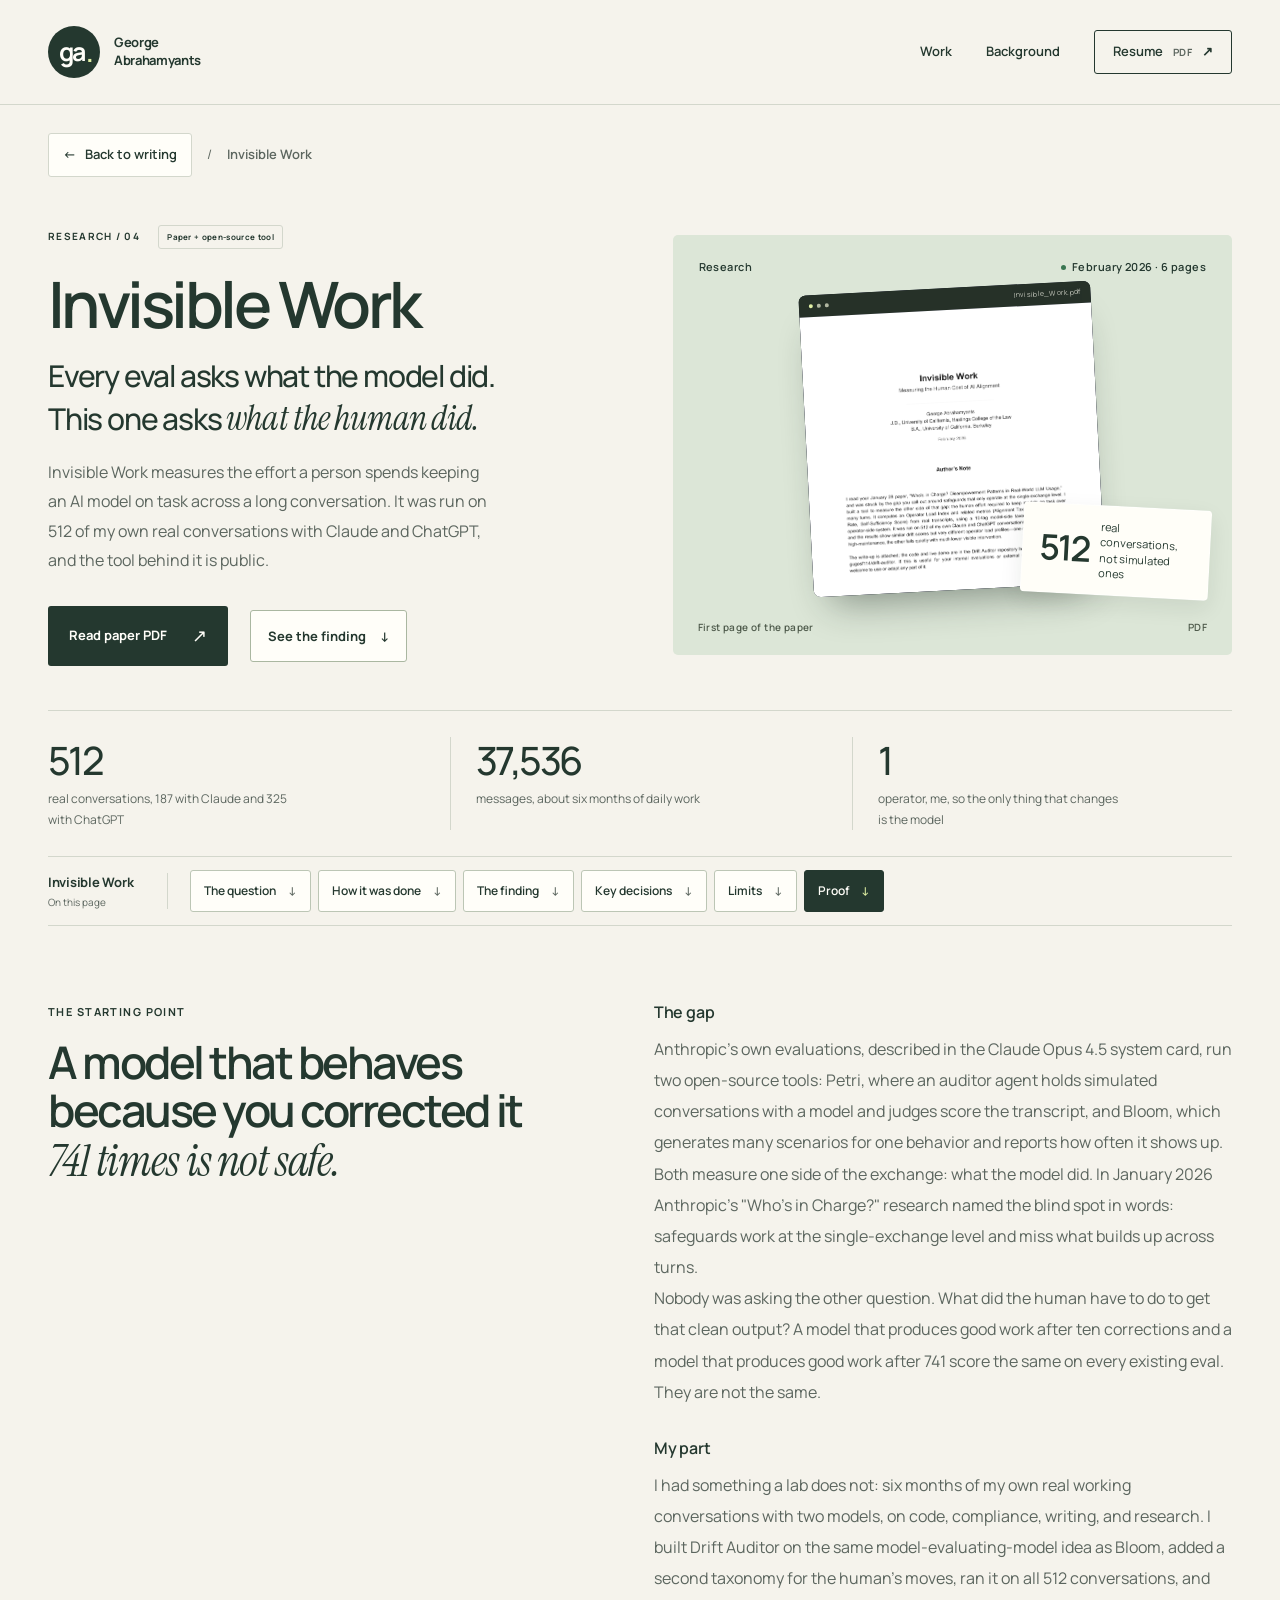
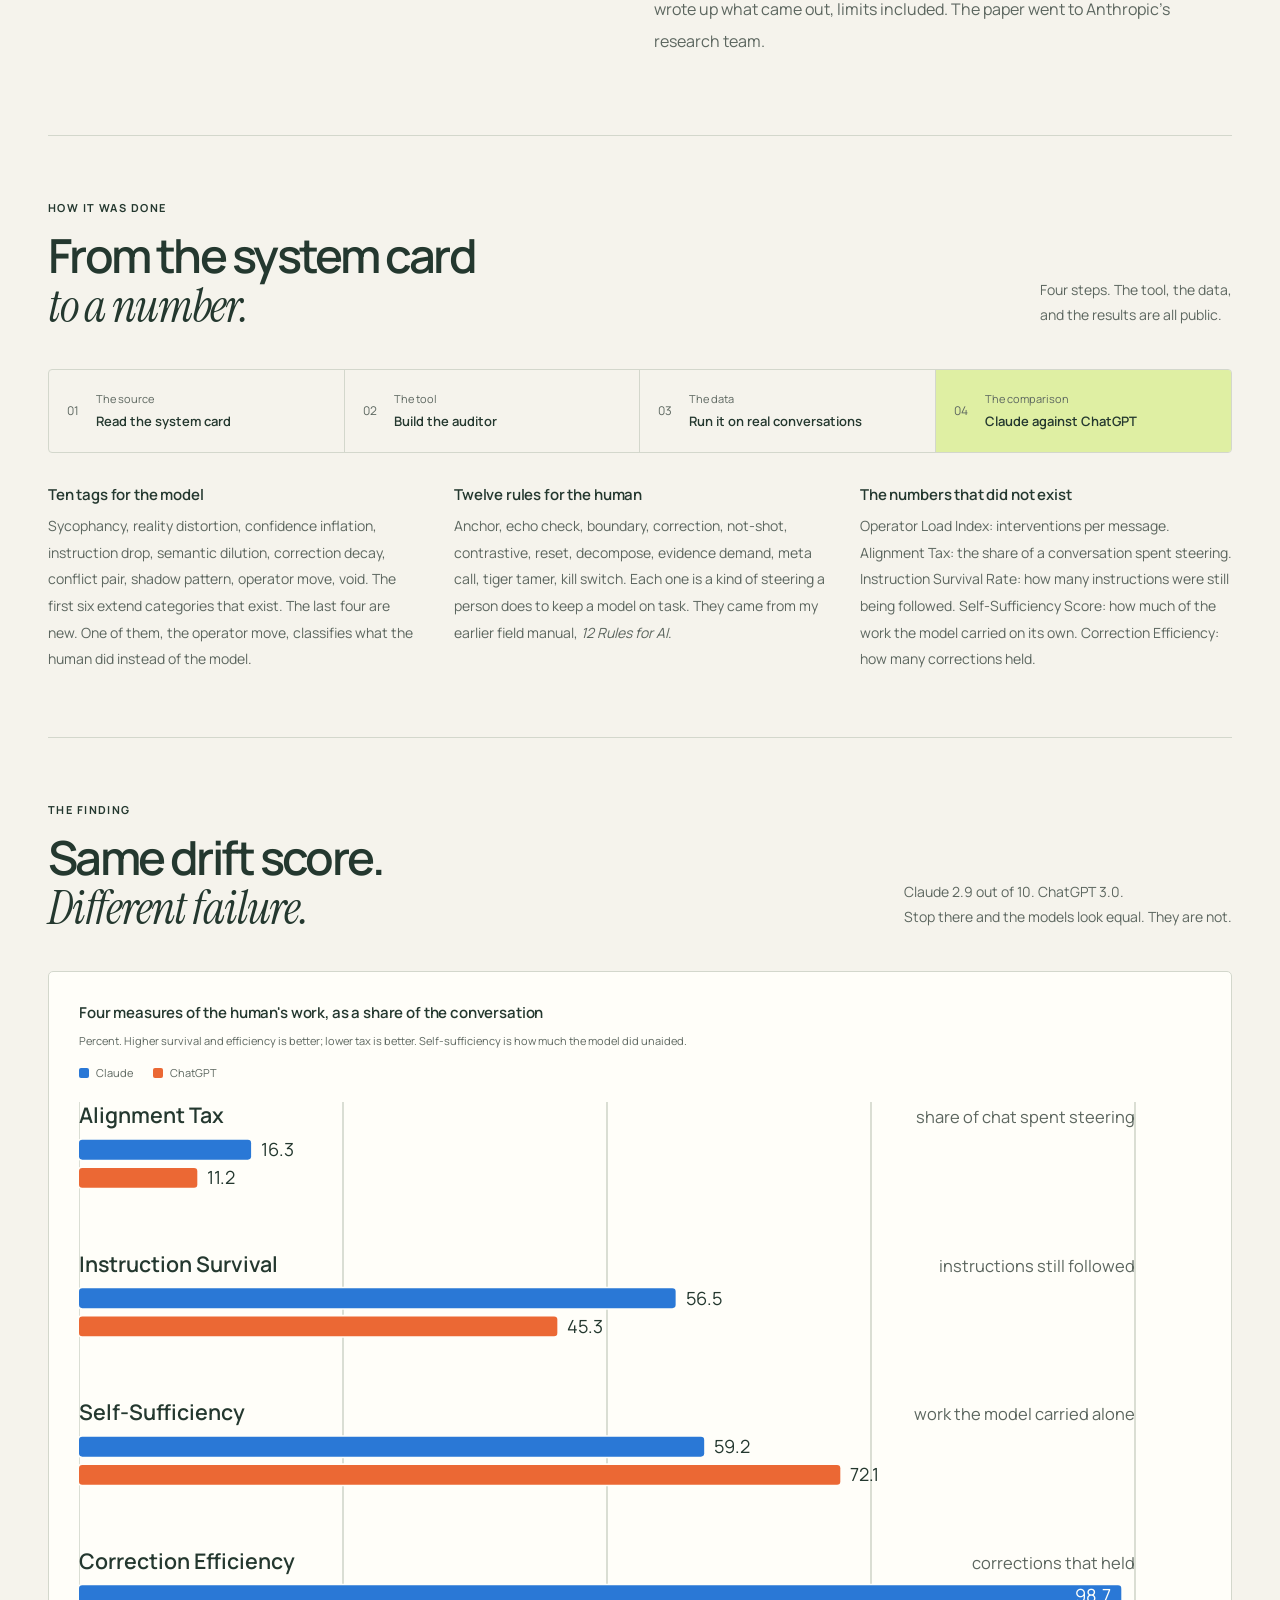
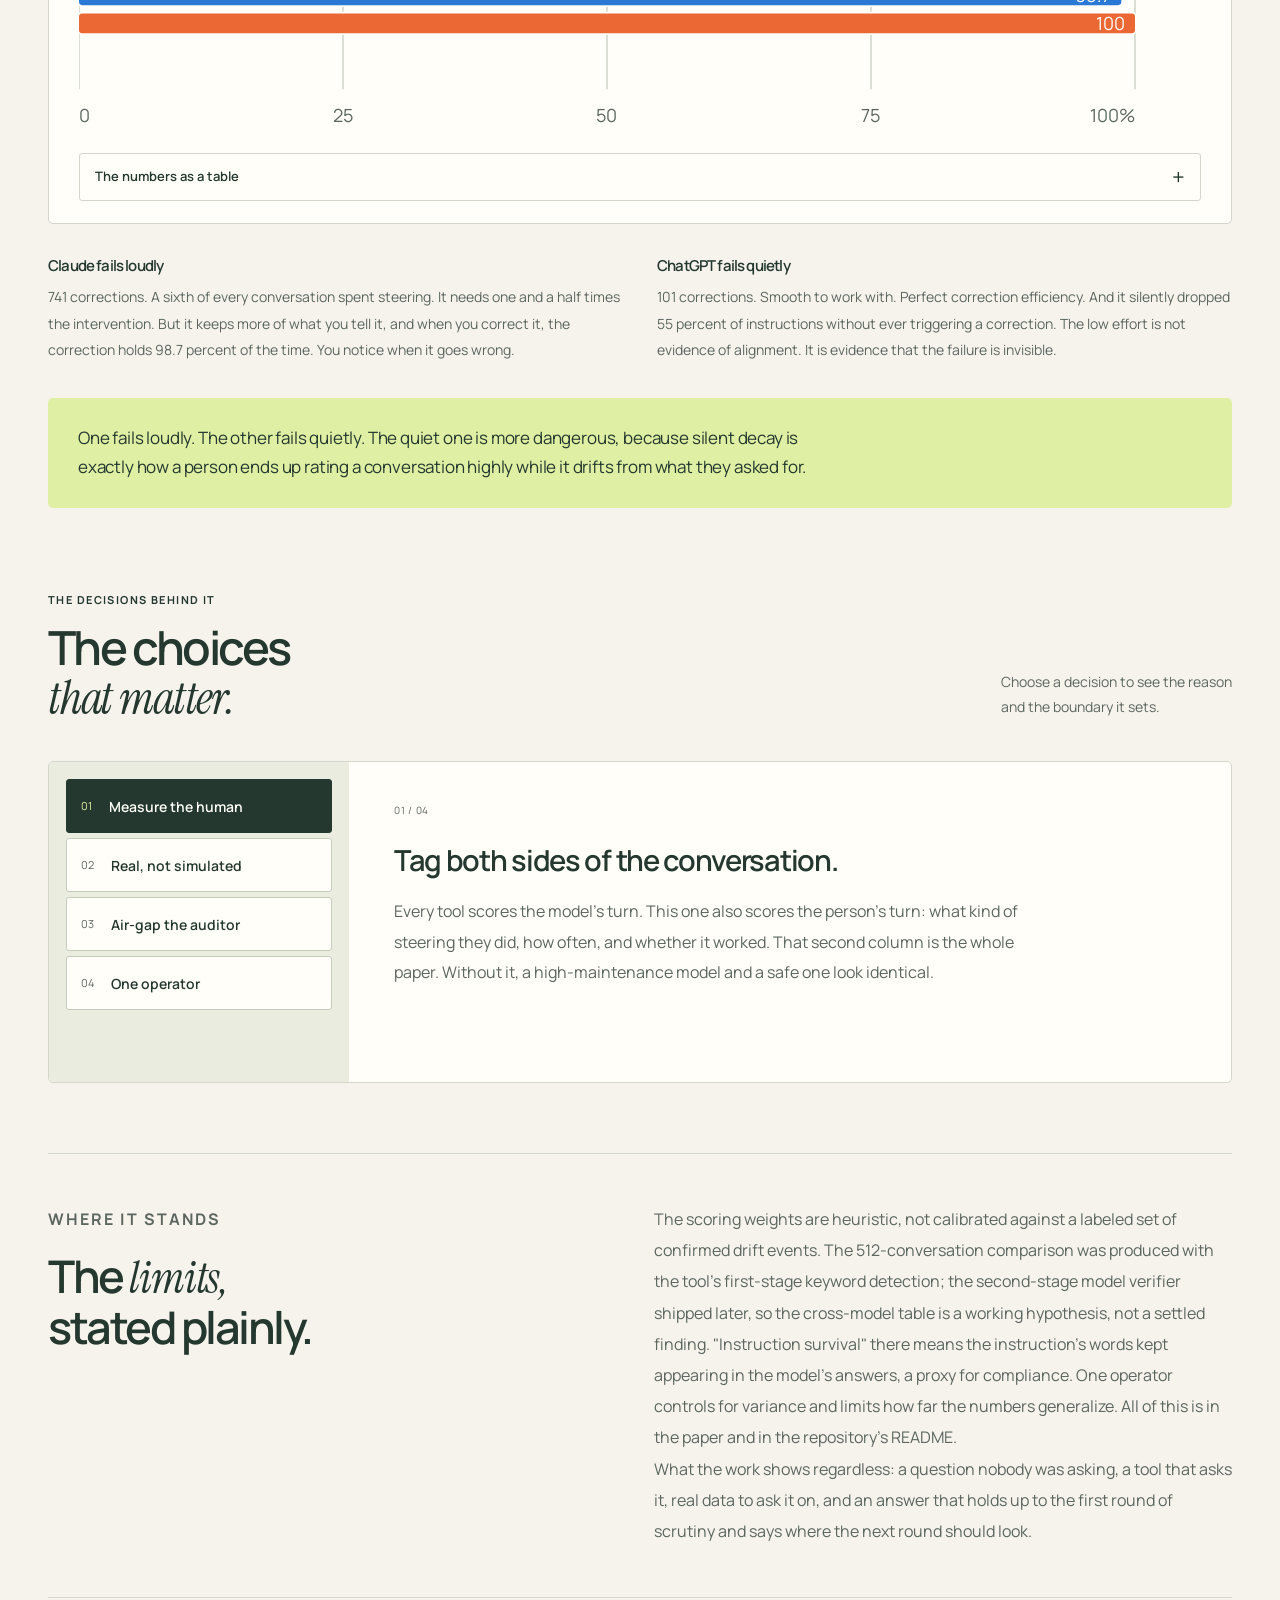
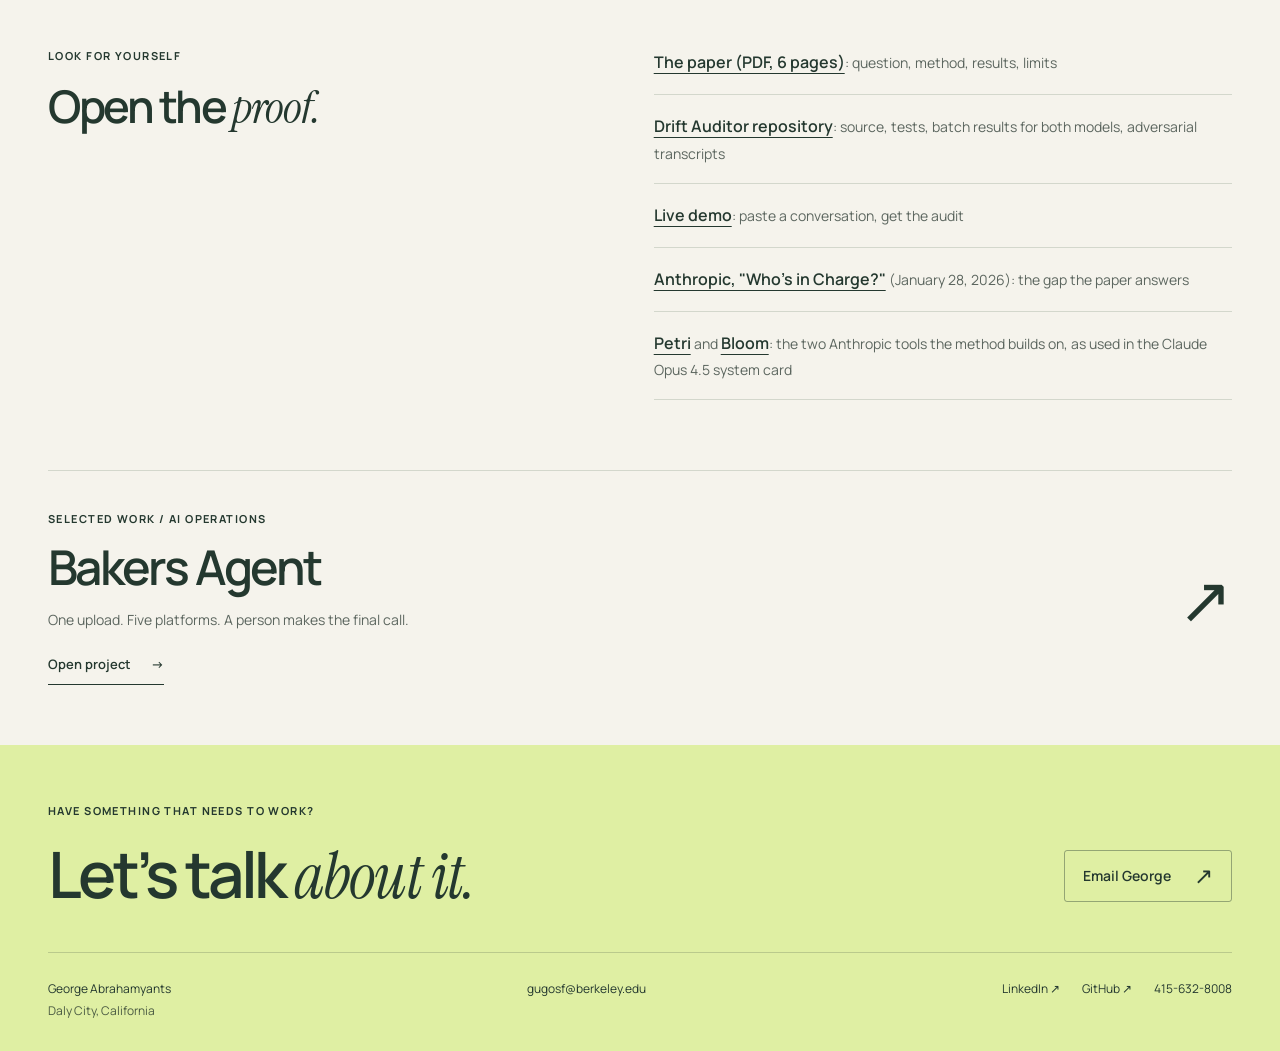
<file: invisible-work.html>
<!DOCTYPE html>

<html lang="en"><head><meta charset="utf-8"/><meta content="width=device-width, initial-scale=1" name="viewport"/>
<title>Invisible Work — George Abrahamyants</title><meta content="Invisible Work: a measurement of the human effort needed to keep an AI model on task across many turns, run on 512 real Claude and ChatGPT conversations." name="description"/><meta content="#f5f3ec" name="theme-color"/><meta content="2026-10-29-controls" name="portfolio-version"/>
<meta content="Invisible Work — George Abrahamyants" property="og:title"/><meta content="Every eval asks what the model did. This one asks what the human had to do. 512 real conversations, two models, one operator." property="og:description"/><meta content="article" property="og:type"/>
<link href="favicon.svg" rel="icon" type="image/svg+xml"/><link as="font" crossorigin="" href="fonts/manrope.ttf" rel="preload" type="font/ttf"/>
<link href="style.css?v=20261029-controls" rel="stylesheet"/><script defer="" src="site.js?v=20261029-controls"></script></head><body>
<a class="skip-link" href="#main">Skip to content</a><header class="site-header"><div class="shell nav-inner">
<a aria-label="George Abrahamyants home" class="brand" href="index.html"><span aria-hidden="true" class="monogram">ga<span>.</span></span><span class="brand-name">George<br/>Abrahamyants</span></a>
<nav aria-label="Main navigation"><a href="index.html#work">Work</a><a class="nav-about" href="index.html#background">Background</a><a aria-label="Open resume PDF" class="nav-resume" href="docs/George_Abrahamyants_Resume.pdf">Resume <span class="file-format">PDF</span><span aria-hidden="true">↗</span></a></nav>
</div></header>
<main class="case-page case-paper" id="main"><div class="shell"><nav aria-label="Return to portfolio" class="breadcrumb"><a href="index.html#writing"><span aria-hidden="true">←</span> Back to writing</a><span aria-hidden="true">/</span><span>Invisible Work</span></nav>
<section class="case-hero"><div><p class="eyebrow">RESEARCH / 04 <span class="status-label">Paper + open-source tool</span></p><h1>Invisible Work</h1><p class="case-tagline">Every eval asks what the model did. This one asks <em>what the human did.</em></p><p class="case-lede">Invisible Work measures the effort a person spends keeping an AI model on task across a long conversation. It was run on 512 of my own real conversations with Claude and ChatGPT, and the tool behind it is public.</p><div class="hero-actions"><a class="button button-dark" href="docs/Invisible_Work.pdf">Read paper PDF <span aria-hidden="true">↗</span></a><a class="text-link" href="#finding">See the finding <span aria-hidden="true">↓</span></a></div></div><div class="product-stage sage stage-paper stage-case">
<div class="stage-topline"><span>Research</span><span class="stage-dot">February 2026 · 6 pages</span></div>
<div class="stage-art"><div class="screenshot-frame"><div class="frame-bar"><i></i><i></i><i></i><span>Invisible_Work.pdf</span></div><img alt="First page of the paper Invisible Work: Measuring the Human Cost of AI Alignment" height="1650" loading="lazy" src="img/invisible-work-p1.png" width="1275"/></div><div class="stage-metric"><strong>512</strong><span>real conversations, not simulated ones</span></div></div>
<div class="stage-caption"><span>First page of the paper</span><span aria-hidden="true">PDF</span></div></div></section>
<ul class="facts"><li><b>512</b><span>real conversations, 187 with Claude and 325 with ChatGPT</span></li><li><b>37,536</b><span>messages, about six months of daily work</span></li><li><b>1</b><span>operator, me, so the only thing that changes is the model</span></li></ul>
<nav aria-label="On this page" class="case-nav"><div class="case-location"><strong>Invisible Work</strong><span>On this page</span></div><button aria-controls="section-links" aria-expanded="false" class="case-nav-toggle" type="button"><span class="current-section">Jump to a section</span><span aria-hidden="true" class="dropdown-caret">⌄</span></button><div class="case-nav-links" id="section-links"><a data-section-name="The question" href="#story">The question <span aria-hidden="true">↓</span></a><a data-section-name="How it was done" href="#inside">How it was done <span aria-hidden="true">↓</span></a><a data-section-name="The finding" href="#finding">The finding <span aria-hidden="true">↓</span></a><a data-section-name="Key decisions" href="#choices">Key decisions <span aria-hidden="true">↓</span></a><a data-section-name="Limits" href="#result">Limits <span aria-hidden="true">↓</span></a><a data-section-name="Proof" href="#proof">Proof <span aria-hidden="true">↓</span></a></div></nav>
<section class="story-section" id="story"><div><p class="eyebrow">THE STARTING POINT</p><h2>A model that behaves<br/>because you corrected it<br/><em>741 times is not safe.</em></h2></div><div class="story-copy"><h3>The gap</h3>
<p>Anthropic's own evaluations, described in the Claude Opus 4.5 system card, run two open-source tools: Petri, where an auditor agent holds simulated conversations with a model and judges score the transcript, and Bloom, which generates many scenarios for one behavior and reports how often it shows up. Both measure one side of the exchange: what the model did. In January 2026 Anthropic's "Who's in Charge?" research named the blind spot in words: safeguards work at the single-exchange level and miss what builds up across turns.</p>
<p>Nobody was asking the other question. What did the human have to do to get that clean output? A model that produces good work after ten corrections and a model that produces good work after 741 score the same on every existing eval. They are not the same.</p>
<h3>My part</h3>
<p>I had something a lab does not: six months of my own real working conversations with two models, on code, compliance, writing, and research. I built Drift Auditor on the same model-evaluating-model idea as Bloom, added a second taxonomy for the human's moves, ran it on all 512 conversations, and wrote up what came out, limits included. The paper went to Anthropic's research team.</p>
</div></section>
<section class="inside-section" id="inside"><div class="section-heading"><div><p class="eyebrow">HOW IT WAS DONE</p><h2>From the system card<br/><em>to a number.</em></h2></div><p>Four steps. The tool, the data,<br/>and the results are all public.</p></div><ol class="workflow"><li><span class="workflow-index">01</span><span><small>The source</small><strong>Read the system card</strong></span></li><li><span class="workflow-index">02</span><span><small>The tool</small><strong>Build the auditor</strong></span></li><li><span class="workflow-index">03</span><span><small>The data</small><strong>Run it on real conversations</strong></span></li><li><span class="workflow-index">04</span><span><small>The comparison</small><strong>Claude against ChatGPT</strong></span></li></ol>
<div class="method-grid"><div><h3>Ten tags for the model</h3><p>Sycophancy, reality distortion, confidence inflation, instruction drop, semantic dilution, correction decay, conflict pair, shadow pattern, operator move, void. The first six extend categories that exist. The last four are new. One of them, the operator move, classifies what the human did instead of the model.</p></div><div><h3>Twelve rules for the human</h3><p>Anchor, echo check, boundary, correction, not-shot, contrastive, reset, decompose, evidence demand, meta call, tiger tamer, kill switch. Each one is a kind of steering a person does to keep a model on task. They came from my earlier field manual, <i>12 Rules for AI</i>.</p></div><div><h3>The numbers that did not exist</h3><p>Operator Load Index: interventions per message. Alignment Tax: the share of a conversation spent steering. Instruction Survival Rate: how many instructions were still being followed. Self-Sufficiency Score: how much of the work the model carried on its own. Correction Efficiency: how many corrections held.</p></div></div></section>
<section class="finding-section" id="finding"><div class="section-heading"><div><p class="eyebrow">THE FINDING</p><h2>Same drift score.<br/><em>Different failure.</em></h2></div><p>Claude 2.9 out of 10. ChatGPT 3.0.<br/>Stop there and the models look equal. They are not.</p></div>
<figure class="chart-figure"><figcaption class="chart-title"><strong>Four measures of the human's work, as a share of the conversation</strong><span>Percent. Higher survival and efficiency is better; lower tax is better. Self-sufficiency is how much the model did unaided.</span></figcaption>
<div aria-hidden="true" class="chart-legend"><span><i class="swatch s1"></i>Claude</span><span><i class="swatch s2"></i>ChatGPT</span></div>
<svg aria-labelledby="chart-t chart-d" class="chart chart-d" role="img" viewbox="0 0 680 392"><title id="chart-t">Claude versus ChatGPT on four operator-load measures</title><desc id="chart-d">Alignment Tax: Claude 16.3 percent, ChatGPT 11.2. Instruction Survival: Claude 56.5, ChatGPT 45.3. Self-Sufficiency: Claude 59.2, ChatGPT 72.1. Correction Efficiency: Claude 98.7, ChatGPT 100.</desc>
<g class="grid" stroke="#d3d7cc" stroke-width="1"><line x1="0" x2="0" y1="6" y2="362"></line><line x1="160" x2="160" y1="6" y2="362"></line><line x1="320" x2="320" y1="6" y2="362"></line><line x1="480" x2="480" y1="6" y2="362"></line><line x1="640" x2="640" y1="6" y2="362"></line></g>
<g class="axis" fill="#5c665f" font-size="11"><text x="0" y="382">0</text><text text-anchor="middle" x="160" y="382">25</text><text text-anchor="middle" x="320" y="382">50</text><text text-anchor="middle" x="480" y="382">75</text><text text-anchor="end" x="640" y="382">100%</text></g>
<g class="row" fill="#24382f" font-size="13">
<text class="row-label" x="0" y="19">Alignment Tax</text><text fill="#5c665f" font-size="10" text-anchor="end" x="640" y="19">share of chat spent steering</text>
<rect class="s1" height="12" rx="2" width="104.3" x="0" y="29"><title>Claude · Alignment Tax 16.3%</title></rect><text font-size="11" x="110.3" y="39">16.3</text>
<rect class="s2" height="12" rx="2" width="71.7" x="0" y="46"><title>ChatGPT · Alignment Tax 11.2%</title></rect><text font-size="11" x="77.7" y="56">11.2</text>
<text class="row-label" x="0" y="109">Instruction Survival</text><text fill="#5c665f" font-size="10" text-anchor="end" x="640" y="109">instructions still followed</text>
<rect class="s1" height="12" rx="2" width="361.6" x="0" y="119"><title>Claude · Instruction Survival 56.5%</title></rect><text font-size="11" x="367.6" y="129">56.5</text>
<rect class="s2" height="12" rx="2" width="289.9" x="0" y="136"><title>ChatGPT · Instruction Survival 45.3%</title></rect><text font-size="11" x="295.9" y="146">45.3</text>
<text class="row-label" x="0" y="199">Self-Sufficiency</text><text fill="#5c665f" font-size="10" text-anchor="end" x="640" y="199">work the model carried alone</text>
<rect class="s1" height="12" rx="2" width="378.9" x="0" y="209"><title>Claude · Self-Sufficiency 59.2%</title></rect><text font-size="11" x="384.9" y="219">59.2</text>
<rect class="s2" height="12" rx="2" width="461.4" x="0" y="226"><title>ChatGPT · Self-Sufficiency 72.1%</title></rect><text font-size="11" x="467.4" y="236">72.1</text>
<text class="row-label" x="0" y="289">Correction Efficiency</text><text fill="#5c665f" font-size="10" text-anchor="end" x="640" y="289">corrections that held</text>
<rect class="s1" height="12" rx="2" width="631.7" x="0" y="299"><title>Claude · Correction Efficiency 98.7%</title></rect><text fill="#fffef9" font-size="11" text-anchor="end" x="625.7" y="309">98.7</text>
<rect class="s2" height="12" rx="2" width="640.0" x="0" y="316"><title>ChatGPT · Correction Efficiency 100%</title></rect><text fill="#fffef9" font-size="11" text-anchor="end" x="634.0" y="326">100</text>
</g></svg>
<svg aria-labelledby="chartm-t chartm-d" class="chart chart-m" role="img" viewbox="0 0 360 360"><title id="chartm-t">Claude versus ChatGPT on four operator-load measures</title><desc id="chartm-d">Alignment Tax: Claude 16.3 percent, ChatGPT 11.2. Instruction Survival: Claude 56.5, ChatGPT 45.3. Self-Sufficiency: Claude 59.2, ChatGPT 72.1. Correction Efficiency: Claude 98.7, ChatGPT 100.</desc>
<g class="grid" stroke="#d3d7cc" stroke-width="1"><line x1="0" x2="0" y1="6" y2="330"></line><line x1="80" x2="80" y1="6" y2="330"></line><line x1="160" x2="160" y1="6" y2="330"></line><line x1="240" x2="240" y1="6" y2="330"></line><line x1="320" x2="320" y1="6" y2="330"></line></g>
<g class="axis" fill="#5c665f" font-size="10"><text x="0" y="350">0</text><text text-anchor="middle" x="80" y="350">25</text><text text-anchor="middle" x="160" y="350">50</text><text text-anchor="middle" x="240" y="350">75</text><text text-anchor="end" x="320" y="350">100%</text></g>
<g class="row" fill="#24382f" font-size="13">
<text class="row-label" x="0" y="19">Alignment Tax</text><text fill="#5c665f" font-size="9" text-anchor="end" x="320" y="19">share of chat spent steering</text>
<rect class="s1" height="11" rx="2" width="52.2" x="0" y="29"><title>Claude · Alignment Tax 16.3%</title></rect><text font-size="11" x="58.2" y="38">16.3</text>
<rect class="s2" height="11" rx="2" width="35.8" x="0" y="45"><title>ChatGPT · Alignment Tax 11.2%</title></rect><text font-size="11" x="41.8" y="54">11.2</text>
<text class="row-label" x="0" y="101">Instruction Survival</text><text fill="#5c665f" font-size="9" text-anchor="end" x="320" y="101">instructions still followed</text>
<rect class="s1" height="11" rx="2" width="180.8" x="0" y="111"><title>Claude · Instruction Survival 56.5%</title></rect><text font-size="11" x="186.8" y="120">56.5</text>
<rect class="s2" height="11" rx="2" width="145.0" x="0" y="127"><title>ChatGPT · Instruction Survival 45.3%</title></rect><text font-size="11" x="151.0" y="136">45.3</text>
<text class="row-label" x="0" y="183">Self-Sufficiency</text><text fill="#5c665f" font-size="9" text-anchor="end" x="320" y="183">work the model carried alone</text>
<rect class="s1" height="11" rx="2" width="189.4" x="0" y="193"><title>Claude · Self-Sufficiency 59.2%</title></rect><text font-size="11" x="195.4" y="202">59.2</text>
<rect class="s2" height="11" rx="2" width="230.7" x="0" y="209"><title>ChatGPT · Self-Sufficiency 72.1%</title></rect><text font-size="11" x="236.7" y="218">72.1</text>
<text class="row-label" x="0" y="265">Correction Efficiency</text><text fill="#5c665f" font-size="9" text-anchor="end" x="320" y="265">corrections that held</text>
<rect class="s1" height="11" rx="2" width="315.8" x="0" y="275"><title>Claude · Correction Efficiency 98.7%</title></rect><text fill="#fffef9" font-size="11" text-anchor="end" x="309.8" y="284">98.7</text>
<rect class="s2" height="11" rx="2" width="320.0" x="0" y="291"><title>ChatGPT · Correction Efficiency 100%</title></rect><text fill="#fffef9" font-size="11" text-anchor="end" x="314.0" y="300">100</text>
</g></svg>
<details class="chart-table"><summary>The numbers as a table</summary><table><thead><tr><th scope="col">Measure</th><th scope="col">Claude</th><th scope="col">ChatGPT</th></tr></thead><tbody><tr><th scope="row">Conversations analyzed</th><td>187</td><td>325</td></tr><tr><th scope="row">Messages</th><td>20,407</td><td>17,129</td></tr><tr><th scope="row">Average drift score</th><td>2.9 / 10</td><td>3.0 / 10</td></tr><tr><th scope="row">Corrections issued</th><td>741</td><td>101</td></tr><tr><th scope="row">Corrections that failed</th><td>10</td><td>0</td></tr><tr><th scope="row">Operator Load Index</th><td>0.082</td><td>0.056</td></tr><tr><th scope="row">Alignment Tax</th><td>16.3%</td><td>11.2%</td></tr><tr><th scope="row">Instruction Survival Rate</th><td>56.5%</td><td>45.3%</td></tr><tr><th scope="row">Self-Sufficiency Score</th><td>59.2%</td><td>72.1%</td></tr><tr><th scope="row">Correction Efficiency</th><td>98.7%</td><td>100%</td></tr></tbody></table></details></figure>
<div class="finding-copy"><div><h3>Claude fails loudly</h3><p>741 corrections. A sixth of every conversation spent steering. It needs one and a half times the intervention. But it keeps more of what you tell it, and when you correct it, the correction holds 98.7 percent of the time. You notice when it goes wrong.</p></div><div><h3>ChatGPT fails quietly</h3><p>101 corrections. Smooth to work with. Perfect correction efficiency. And it silently dropped 55 percent of instructions without ever triggering a correction. The low effort is not evidence of alignment. It is evidence that the failure is invisible.</p></div><div class="finding-quote"><p>One fails loudly. The other fails quietly. The quiet one is more dangerous, because silent decay is exactly how a person ends up rating a conversation highly while it drifts from what they asked for.</p></div></div></section>
<section class="choices-section" id="choices"><div class="section-heading"><div><p class="eyebrow">THE DECISIONS BEHIND IT</p><h2>The choices<br/><em>that matter.</em></h2></div><p>Choose a decision to see the reason<br/>and the boundary it sets.</p></div><div class="decision-explorer" data-tab-group=""><div aria-label="Explore research decisions" aria-orientation="vertical" class="decision-tabs" role="tablist"><button aria-controls="choice-0" aria-selected="true" id="choice-tab-0" role="tab" type="button"><span>01</span>Measure the human</button><button aria-controls="choice-1" aria-selected="false" id="choice-tab-1" role="tab" type="button"><span>02</span>Real, not simulated</button><button aria-controls="choice-2" aria-selected="false" id="choice-tab-2" role="tab" type="button"><span>03</span>Air-gap the auditor</button><button aria-controls="choice-3" aria-selected="false" id="choice-tab-3" role="tab" type="button"><span>04</span>One operator</button></div><div class="decision-panels"><section aria-labelledby="choice-tab-0" class="decision-panel" id="choice-0" role="tabpanel"><span class="decision-count">01 / 04</span><h3>Tag both sides of the conversation.</h3><p>Every tool scores the model's turn. This one also scores the person's turn: what kind of steering they did, how often, and whether it worked. That second column is the whole paper. Without it, a high-maintenance model and a safe one look identical.</p></section><section aria-labelledby="choice-tab-1" class="decision-panel" id="choice-1" role="tabpanel"><span class="decision-count">02 / 04</span><h3>Use the conversations I already had.</h3><p>Petri and Bloom generate conversations with a simulated user. Those are built to be representative of a bad experience, which is useful. Mine were not built at all. They are the actual work: code, compliance analysis, writing, research. The drift in them is the drift that happens.</p></section><section aria-labelledby="choice-tab-2" class="decision-panel" id="choice-2" role="tabpanel"><span class="decision-count">03 / 04</span><h3>Never let the auditor see the generator's context.</h3><p>Found by failing seven simpler ways first. If you debug a conversation with the same model that produced it, the debugger inherits the priors that caused the drift and misses it. The auditor runs separately, on the transcript alone.</p></section><section aria-labelledby="choice-tab-3" class="decision-panel" id="choice-3" role="tabpanel"><span class="decision-count">04 / 04</span><h3>One person, both models.</h3><p>Same operator, same habits, same expectations across all 512 conversations. That is a limit on how far the result travels. It is also the control: any difference in operator load belongs to the model, not to the person.</p></section></div></div></section>
<section class="result-section" id="result"><div><p class="eyebrow">WHERE IT STANDS</p><h2>The <em>limits,</em><br/>stated plainly.</h2></div><div>
<p>The scoring weights are heuristic, not calibrated against a labeled set of confirmed drift events. The 512-conversation comparison was produced with the tool's first-stage keyword detection; the second-stage model verifier shipped later, so the cross-model table is a working hypothesis, not a settled finding. "Instruction survival" there means the instruction's words kept appearing in the model's answers, a proxy for compliance. One operator controls for variance and limits how far the numbers generalize. All of this is in the paper and in the repository's README.</p>
<p>What the work shows regardless: a question nobody was asking, a tool that asks it, real data to ask it on, and an answer that holds up to the first round of scrutiny and says where the next round should look.</p>
</div></section>
<section class="proof-section" id="proof"><div><p class="eyebrow">LOOK FOR YOURSELF</p><h2>Open the <em>proof.</em></h2></div><div>
<ul class="proof-list"><li><a href="docs/Invisible_Work.pdf">The paper (PDF, 6 pages)</a>: question, method, results, limits</li><li><a href="https://github.com/gugosf114/drift-auditor">Drift Auditor repository</a>: source, tests, batch results for both models, adversarial transcripts</li><li><a href="https://drift-auditor-3vghngnafvgkpqwdditewy.streamlit.app/">Live demo</a>: paste a conversation, get the audit</li><li><a href="https://www.anthropic.com/research/disempowerment-patterns">Anthropic, "Who's in Charge?"</a> (January 28, 2026): the gap the paper answers</li><li><a href="https://www.anthropic.com/research/petri-open-source-auditing">Petri</a> and <a href="https://www.anthropic.com/research/bloom">Bloom</a>: the two Anthropic tools the method builds on, as used in the Claude Opus 4.5 system card</li></ul>
</div></section>
<a class="next-project" href="bakers-agent.html"><div><p class="eyebrow">SELECTED WORK / AI OPERATIONS</p><h2>Bakers Agent</h2><p>One upload. Five platforms. A person makes the final call.</p><span class="next-action">Open project <span aria-hidden="true">→</span></span></div><span aria-hidden="true" class="next-arrow">↗</span></a>
</div></main><footer class="site-footer" id="contact"><div class="shell">
<p class="eyebrow">HAVE SOMETHING THAT NEEDS TO WORK?</p><div class="footer-invite"><h2>Let’s talk <em>about it.</em></h2><a aria-label="Email George Abrahamyants" class="round-link" href="mailto:gugosf@berkeley.edu">Email George <span aria-hidden="true">↗</span></a></div>
<div class="footer-bottom"><span>George Abrahamyants<br/><span class="muted">Daly City, California</span></span><a href="mailto:gugosf@berkeley.edu">gugosf@berkeley.edu</a><div><a href="https://www.linkedin.com/in/george-abrahamyan">LinkedIn ↗</a><a href="https://github.com/gugosf114">GitHub ↗</a><a href="tel:+14156328008">415-632-8008</a></div></div>
</div></footer>
</body></html>
</file>
<file: style.css>
@font-face{font-family:Manrope;src:url('fonts/manrope.ttf') format('truetype');font-weight:200 800;font-display:swap}
@font-face{font-family:Instrument;src:url('fonts/instrument-serif-italic.ttf') format('truetype');font-style:italic;font-display:swap}
:root{--paper:#f5f3ec;--ink:#24382f;--muted:#5c665f;--line:#d3d7cc;--white:#fffef9;--lime:#dfefa3;--sage:#dce6d7;--sand:#efdfc7;--lilac:#e0dcec;--serif:Instrument,Georgia,serif;--sans:Manrope,Arial,sans-serif}
*{box-sizing:border-box}html{scroll-behavior:smooth;scroll-padding-top:92px;-webkit-text-size-adjust:100%}body{margin:0;background:var(--paper);color:var(--ink);font:16px/1.65 var(--sans);-webkit-font-smoothing:antialiased}button,a{-webkit-tap-highlight-color:transparent}button{font:inherit;color:inherit;cursor:pointer}a{color:inherit;text-decoration-thickness:1px;text-underline-offset:5px}button,a,summary{touch-action:manipulation}img{display:block;max-width:100%;height:auto}button:focus-visible,a:focus-visible,summary:focus-visible{outline:3px solid #b6652f;outline-offset:5px}::selection{background:var(--lime);color:#24382f}[hidden]{display:none!important}h1,h2,h3,p,figure{margin:0}h1,h2,h3{font-weight:600;line-height:1.1;letter-spacing:-.055em;text-wrap:balance}em{font-family:var(--serif);font-weight:400;letter-spacing:-.025em}.shell{width:min(1248px,calc(100% - 96px));margin-inline:auto}.eyebrow{font-size:11px;font-weight:700;letter-spacing:.13em;line-height:1.5}.muted{color:var(--muted)}
.skip-link{position:fixed;top:12px;left:12px;z-index:100;background:var(--ink);color:var(--white);padding:12px 20px;transform:translateY(-180%)}.skip-link:focus{transform:none}.site-header{border-bottom:1px solid var(--line)}.nav-inner{height:104px;display:flex;align-items:center;justify-content:space-between;gap:20px}.brand{display:flex;gap:14px;align-items:center;text-decoration:none}.monogram{width:52px;height:52px;background:var(--ink);color:var(--white);display:grid;place-content:center;border-radius:50%;font-size:25px;font-weight:700;letter-spacing:-.08em;position:relative;padding-right:5px}.monogram>span{position:absolute;right:8px;top:6px;color:var(--lime)}.brand-name{font-size:13px;font-weight:700;line-height:1.35;letter-spacing:-.025em}.site-header nav{display:flex;align-items:center;gap:34px;font-size:13px;font-weight:600}.site-header nav a{text-decoration:none;padding-block:12px}.site-header nav a:hover{text-decoration:underline}.site-header .nav-resume{border:1px solid var(--ink);padding:10px 18px;border-radius:3px;display:flex;gap:23px;align-items:center}
.hero{display:grid;grid-template-columns:1fr 1fr;gap:70px;padding-block:74px 64px;align-items:center}.hero-copy .eyebrow{display:flex;align-items:center;gap:10px;margin-bottom:25px}.tiny-cross{font-size:24px;line-height:1}.hero h1{font-size:clamp(64px,6.5vw,96px);line-height:.98;letter-spacing:-.065em;margin-left:-5px}.hero h1 em{font-size:1.12em;line-height:1.05;color:#38614b}.hero-intro{font-size:15px;line-height:1.85;max-width:390px;margin-top:27px;color:var(--muted)}.hero-actions{display:flex;align-items:center;flex-wrap:wrap;gap:24px;margin-top:30px}.button{display:inline-flex;justify-content:center;align-items:center;gap:25px;padding:15px 21px;font-size:12px;font-weight:700;text-decoration:none;border-radius:3px;transition:background .18s,transform .18s}.button:hover{transform:translateY(-2px)}.button-dark{background:var(--ink);color:var(--white)}.button-dark:hover{background:#385a46}.button span{font-size:18px;font-weight:400}.text-link{display:inline-flex;gap:14px;align-items:center;font-size:12px;font-weight:700;text-decoration:none;padding-block:10px;border-bottom:1px solid currentColor;line-height:1.4}.text-link:hover{gap:19px}.hero-byline{font-size:11px;color:var(--muted);margin-top:25px}.hero-byline span{padding-inline:9px}
.showcase{min-width:0;position:relative;padding-top:7px}.showcase-tabs{display:flex;border-bottom:1px solid var(--line);margin-bottom:15px;gap:4px}.showcase-tabs button{flex:1;border:0;background:transparent;font-size:11px;font-weight:600;padding:12px 0 14px;white-space:nowrap;position:relative;color:var(--muted)}.showcase-tabs button span{font-size:9px;margin-right:5px;opacity:.6}.showcase-tabs button[aria-selected=true]{color:var(--ink)}.showcase-tabs button[aria-selected=true]:after{content:'';height:2px;position:absolute;bottom:-1px;left:0;right:0;background:var(--ink)}
.product-stage{position:relative;isolation:isolate;overflow:hidden;color:#24382f;display:flex;flex-direction:column}.sage{background:var(--sage)}.sand{background:var(--sand)}.lilac{background:var(--lilac)}.stage-topline,.stage-caption{position:relative;z-index:2;display:flex;justify-content:space-between;align-items:center;font-size:9px;font-weight:600;letter-spacing:.04em;gap:12px}.stage-topline{padding:23px 26px 0}.stage-dot{display:flex;align-items:center;gap:6px;white-space:nowrap}.stage-dot:before{content:'';width:5px;height:5px;border-radius:50%;background:#397651}.stage-art{position:relative;flex:1;display:flex;align-items:center;justify-content:center;min-height:300px;padding:35px 35px 52px}.screenshot-frame{width:100%;box-shadow:0 24px 38px -18px #18271f77;border-radius:7px;overflow:hidden;background:#121826;transform:rotate(-3deg);transition:transform .35s}.frame-bar{display:flex;align-items:center;height:22px;padding:0 10px;gap:4px;background:#263128;color:#e9ebdf;font-size:7px;letter-spacing:.04em}.frame-bar i{width:4px;height:4px;background:#b0b6a1;border-radius:50%}.frame-bar i:first-child{background:#e0efa5}.frame-bar>span{margin-left:auto;opacity:.8}.stage-bakers .screenshot-frame img{width:100%;aspect-ratio:1200/721;object-fit:contain}.stage-noise .screenshot-frame{width:72%;max-width:350px;transform:rotate(4deg)}.stage-noise .screenshot-frame img{width:100%;max-height:340px;object-fit:cover;object-position:top}.stage-wim .screenshot-frame{transform:rotate(-3deg);width:106%;max-width:none;flex-shrink:0}.stage-wim .screenshot-frame img{width:100%;aspect-ratio:1200/627;object-fit:contain}.stage-metric{position:absolute;bottom:23px;right:22px;background:#fffef8;color:#24382f;border:1px solid #ffffff88;border-radius:4px;padding:13px 17px;box-shadow:0 8px 22px #15271916;display:flex;align-items:center;gap:11px;transform:rotate(3deg);z-index:3;max-width:210px}.stage-metric strong{font-size:35px;line-height:1;letter-spacing:-.07em;font-weight:600}.stage-metric span{font-size:9px;max-width:78px;line-height:1.4}.stage-caption{padding:0 25px 20px;font-size:8px;color:#4f5b4c}.stage-hero{height:395px;border-radius:5px}.stage-hero .stage-art{min-height:0}.stage-hero.stage-noise .stage-art{padding-block:18px 38px}.stage-hero.stage-noise .screenshot-frame{width:62%}.stage-hero.stage-noise .screenshot-frame img{max-height:269px}
.showcase-caption{display:flex;align-items:center;justify-content:space-between;gap:20px;padding-top:19px;min-height:74px}.showcase-caption h2{font-size:19px;letter-spacing:-.04em}.showcase-caption p{font-size:11px;color:var(--muted);margin-top:5px;line-height:1.6}.preview-open{display:grid;place-items:center;flex-shrink:0;width:40px;height:40px;border:1px solid var(--line);border-radius:50%;font-size:21px;text-decoration:none;transition:background .2s}.preview-open:hover{background:var(--lime)}.interaction-hint{font-size:9px;color:var(--muted);position:absolute;top:calc(100% + 13px);right:0}.interaction-hint>span{margin-right:5px}.principle-strip{border-block:1px solid var(--line)}.principle-strip>.shell{display:flex;align-items:center;justify-content:space-between;gap:18px;padding-block:22px;font-size:12px;font-weight:600}.principle-strip>.shell>span{display:flex;align-items:center;gap:12px}.principle-strip>.shell>span:before{content:'+';color:#7c8972;font-weight:400}.principle-strip a{font-size:10px;text-decoration:none;color:var(--muted)}.principle-strip a span{margin-left:12px}
.section-space{padding-block:90px}.section-heading{display:flex;justify-content:space-between;align-items:end;gap:40px;margin-bottom:38px}.section-heading h2,.background-grid h2{font-size:clamp(40px,4.2vw,61px);margin-top:15px;line-height:1.04}.section-heading>p{font-size:12px;line-height:1.8;color:var(--muted);padding-bottom:4px}.projects-grid{display:grid;grid-template-columns:1fr 1fr;gap:52px 30px}.project-card{min-width:0}.project-art-link{display:block;text-decoration:none;overflow:hidden;border-radius:5px}.project-card .product-stage{height:365px}.project-art-link:hover .screenshot-frame{transform:rotate(0) translateY(-4px)}.project-card-copy{padding-top:22px}.project-kicker{display:flex;justify-content:space-between;gap:12px;font-size:9px;text-transform:uppercase;letter-spacing:.075em;color:var(--muted)}.project-kicker>span:last-child{font-size:8px}.project-card h3{font-size:29px;margin-top:10px;letter-spacing:-.05em}.project-card h3 a{display:flex;justify-content:space-between;align-items:center;text-decoration:none;gap:20px}.project-card h3 a>span{font-size:24px;font-weight:400}.project-card-copy>p{font-size:13px;color:var(--muted);margin-top:12px;line-height:1.75}.project-card-copy .text-link{margin-top:16px}.project-card:first-child{grid-column:1/-1;display:grid;grid-template-columns:1.3fr 1fr;background:#ebece2;border-radius:5px;overflow:hidden}.project-card:first-child .project-card-copy{padding:45px;display:flex;flex-direction:column;justify-content:center}.project-card:first-child .project-kicker{display:block}.project-card:first-child .project-kicker>span:last-child{display:block;margin-top:8px}.project-card:first-child h3{font-size:38px;margin-top:19px}.project-card:first-child .text-link{align-self:flex-start}.project-card:first-child .product-stage{height:390px}.project-card:first-child .project-art-link{border-radius:0}.project-card .stage-noise .screenshot-frame{width:61%}.project-card .stage-noise .screenshot-frame img{max-height:265px}.project-card .stage-art{min-height:0}
.background-section{background:var(--ink);color:var(--paper)}.background-grid{display:grid;grid-template-columns:1fr 1.15fr;gap:110px}.background-grid h2 em{color:var(--lime)}.background-grid .eyebrow{color:#c1ccba}.background-brief{max-width:330px;font-size:13px;line-height:1.9;margin-top:27px;color:#d3d7cc}.education{max-width:330px;font-size:11px;line-height:1.9;margin-top:22px;color:#b8c5b7}.background-grid .text-link{margin-top:20px;color:var(--lime)}.timeline{list-style:none;padding:0;margin:0}.timeline li{display:grid;grid-template-columns:90px 1fr;gap:18px;border-bottom:1px solid #ffffff25;padding:22px 0;font-size:11px;line-height:1.8;color:#c1ccba}.timeline li:first-child{padding-top:0}.timeline b{display:block;font-size:14px;font-weight:600;color:var(--paper);margin-bottom:4px;line-height:1.5}.when{font-size:10px;color:#b8c5b7;font-variant-numeric:tabular-nums;padding-top:2px}.background-detail{margin-top:22px;font-size:12px;color:#c1ccba;line-height:1.9}summary{cursor:pointer;list-style:none}summary::-webkit-details-marker{display:none}.background-detail summary{display:flex;justify-content:space-between;align-items:center;padding:12px 0;color:var(--lime);font-weight:600}.background-detail summary>span{font-size:22px;font-weight:400}.background-detail[open] summary>span{transform:rotate(45deg)}.background-detail>div{padding:10px 0}
.writing-list{list-style:none;margin:0;padding:0;border-top:1px solid var(--line)}.writing-list li{display:grid;grid-template-columns:60px 1fr;gap:20px;padding:27px 0;border-bottom:1px solid var(--line)}.writing-number{font-size:11px;color:var(--muted);padding-top:4px;font-variant-numeric:tabular-nums}.writing-list a{font-size:18px;letter-spacing:-.03em;line-height:1.5;text-decoration:none;font-weight:600;display:flex;justify-content:space-between;gap:24px}.writing-list a:hover{color:#47715a}.writing-list a>span{font-size:25px;flex-shrink:0;font-weight:400}.writing-list p{font-size:12px;color:var(--muted);margin-top:8px;line-height:1.8;max-width:800px}
.site-footer{background:var(--lime);color:#24382f;padding-block:58px 30px}.footer-invite{display:flex;justify-content:space-between;align-items:center;padding-bottom:40px;margin-top:19px;border-bottom:1px solid #24382f33}.footer-invite h2{font-size:clamp(42px,5vw,73px);max-width:840px;letter-spacing:-.055em}.round-link{display:grid;place-items:center;width:65px;height:65px;border:1px solid #24382f66;border-radius:50%;text-decoration:none;font-size:34px;flex-shrink:0;transition:background .2s}.round-link:hover{background:#fffef966}.footer-bottom{display:flex;justify-content:space-between;gap:28px;align-items:start;padding-top:25px;font-size:10px;line-height:1.8}.footer-bottom a{text-decoration:none}.footer-bottom a:hover{text-decoration:underline}.footer-bottom>div{display:flex;gap:22px;flex-wrap:wrap}.footer-bottom .muted{color:#4b5b43}
.breadcrumb{display:flex;gap:12px;font-size:11px;line-height:1.5;color:var(--muted);padding-top:28px}.breadcrumb a{text-decoration:none}.breadcrumb a:hover{text-decoration:underline}.case-hero{display:grid;grid-template-columns:1fr 1fr;gap:65px;align-items:center;padding:48px 0 44px}.case-hero h1{font-size:clamp(42px,4.7vw,68px);line-height:1.05;margin-top:22px}.case-hero h1 em{font-size:1.1em}.case-hero .eyebrow{font-size:10px}.status-label{font-size:8px;letter-spacing:.04em;display:inline-block;margin-left:15px;padding:5px 8px;border:1px solid var(--line);border-radius:3px;vertical-align:middle}.case-lede{font-size:14px;line-height:1.85;color:var(--muted);margin-top:21px;max-width:440px}.stage-case{height:380px;border-radius:5px}.stage-case .stage-art{min-height:0}.stage-case.stage-noise .screenshot-frame{width:60%}.stage-case.stage-noise .screenshot-frame img{max-height:260px}.facts{display:grid;grid-template-columns:repeat(3,1fr);list-style:none;margin:0;padding:26px 0;border-block:1px solid var(--line);gap:22px}.facts li{padding-left:25px;border-left:1px solid var(--line)}.facts li:first-child{padding-left:0;border:0}.facts b{display:block;font-size:39px;font-weight:500;letter-spacing:-.065em;line-height:1.2}.facts span{font-size:10px;color:var(--muted);line-height:1.7;display:block;max-width:240px;margin-top:6px}.case-nav{position:sticky;top:0;z-index:10;background:var(--paper);border-bottom:1px solid var(--line);display:flex;gap:34px;padding:19px 0;overflow:auto;font-size:11px;font-weight:600;scrollbar-width:thin}.case-nav a{text-decoration:none;white-space:nowrap;padding:5px 0}.case-nav a:hover,.case-nav a[aria-current]{text-decoration:underline;text-underline-offset:8px}
.story-section{display:grid;grid-template-columns:1fr 1.1fr;gap:80px;padding:78px 0}.story-section h2,.result-section h2,.proof-section h2{font-size:45px;margin-top:17px;line-height:1.08}.story-copy{max-width:600px}.story-copy h3{font-size:14px;margin-bottom:12px;letter-spacing:-.01em}.story-copy h3:not(:first-child){margin-top:32px}.story-copy p,.result-section p{font-size:14px;line-height:1.95;color:var(--muted)}.inside-section{padding:64px 0;border-top:1px solid var(--line)}.inside-section .section-heading h2,.choices-section .section-heading h2{font-size:47px}.workflow{list-style:none;margin:0 0 34px;padding:0;display:grid;grid-template-columns:repeat(4,1fr);border:1px solid var(--line);border-radius:4px;overflow:hidden}.workflow li{display:flex;gap:17px;align-items:center;padding:20px 18px;border-right:1px solid var(--line)}.workflow li:last-child{border:0;background:var(--lime)}.workflow-index{font-size:11px;color:var(--muted)}.workflow small{display:block;font-size:9px;color:var(--muted);margin-bottom:4px}.workflow strong{display:block;font-size:11px;line-height:1.5;font-weight:600}.case-gallery{display:grid;gap:30px}.case-figure{background:#e4e7dc;padding:30px;border-radius:5px;overflow:hidden}.case-noise .case-figure{background:var(--sand)}.case-wim .case-figure{background:var(--lilac)}.case-figure img{width:100%;max-height:720px;object-fit:contain}.image-zoom{display:block;width:100%;border:0;background:transparent;padding:0;position:relative;border-radius:4px;overflow:hidden}.zoom-label{position:absolute;bottom:15px;right:15px;padding:9px 14px;background:var(--white);color:var(--ink);border:1px solid #24382f18;border-radius:30px;display:flex;gap:25px;font-size:10px;font-weight:600;box-shadow:0 3px 15px #0001}.zoom-label>span{font-size:15px;line-height:1}.image-zoom:hover .zoom-label{background:var(--lime)}figcaption{font-size:10px;color:#4f5b4c;line-height:1.75;margin-top:16px}.secondary-figure{max-width:650px;justify-self:center;width:100%}.secondary-figure img{max-height:520px}
.choices-section{padding:20px 0 70px}.decision-explorer{display:grid;grid-template-columns:300px 1fr;border:1px solid var(--line);border-radius:5px;overflow:hidden;background:var(--white)}.decision-tabs{background:#e9ecdf;padding:17px;display:flex;flex-direction:column;gap:5px}.decision-tabs button{display:flex;gap:17px;text-align:left;border:1px solid transparent;background:transparent;padding:15px 14px;font-size:12px;font-weight:600;border-radius:3px;min-height:54px;align-items:center;line-height:1.5}.decision-tabs button>span{color:var(--muted);font-size:10px;font-weight:400}.decision-tabs button[aria-selected=true]{background:var(--ink);color:var(--white)}.decision-tabs button[aria-selected=true]>span{color:var(--lime)}.decision-tabs button:hover:not([aria-selected=true]){border-color:#bcc9b4}.decision-panel{padding:40px 45px;min-height:320px}.decision-count{display:block;font-size:10px;letter-spacing:.07em;color:var(--muted);margin-bottom:24px}.decision-panel h3{font-size:29px;letter-spacing:-.045em;line-height:1.2;margin-bottom:19px;max-width:580px}.decision-panel p{font-size:14px;line-height:1.9;color:var(--muted);max-width:640px}.result-section,.proof-section{display:grid;grid-template-columns:1fr 1.1fr;gap:80px;padding:50px 0;border-top:1px solid var(--line)}.proof-section{padding-bottom:70px}.proof-list{list-style:none;padding:0;margin:0;font-size:12px;color:var(--muted)}.proof-list li{padding:17px 0;border-bottom:1px solid var(--line);line-height:1.8}.proof-list li:first-child{padding-top:0}.proof-list a{font-size:15px;color:var(--ink);font-weight:600}.next-project{display:flex;justify-content:space-between;align-items:center;gap:30px;padding:40px 0 60px;border-top:1px solid var(--line);text-decoration:none}.next-project h2{font-size:48px;margin-top:13px}.next-project p:not(.eyebrow){font-size:12px;color:var(--muted);margin-top:14px}.next-arrow{font-size:65px;line-height:1;transition:transform .2s}.next-project:hover .next-arrow{transform:translate(5px,-5px)}
.image-dialog{width:min(1350px,96vw);max-height:94dvh;padding:0;border:1px solid #d3d7cc;border-radius:7px;color:var(--ink);background:var(--paper)}.image-dialog::backdrop{background:#102219d9;backdrop-filter:blur(7px)}.image-dialog-bar{display:flex;justify-content:space-between;align-items:center;padding:12px 20px;border-bottom:1px solid var(--line);font-size:12px}.close-dialog{display:flex;align-items:center;gap:20px;min-height:44px;border:0;background:none;font-size:12px;font-weight:600}.close-dialog>span{font-size:24px;font-weight:400}.image-dialog-scroll{overflow:auto;max-height:calc(94dvh - 70px);padding:20px;background:#e8eadd}.image-dialog img{margin:auto;width:auto;max-width:100%;max-height:none}
@media(max-width:1100px){.shell{width:calc(100% - 64px)}.hero{gap:35px}.hero h1{font-size:72px}.hero-intro{font-size:14px}.hero-actions{gap:18px}.stage-hero{height:365px}.stage-art{padding-inline:27px}.showcase-tabs button{font-size:10px}.showcase-tabs button span{display:none}.background-grid{gap:65px}.project-card:first-child .project-card-copy{padding:32px}.case-hero{gap:35px}.case-hero h1{font-size:52px}.stage-case{height:350px}.story-section,.result-section,.proof-section{gap:45px}.workflow li{padding:18px 12px;gap:10px}.decision-explorer{grid-template-columns:260px 1fr}.decision-panel{padding:32px}}
@media(max-width:800px){.shell{width:calc(100% - 48px)}.nav-inner{height:84px}.hero{grid-template-columns:1fr;gap:42px;padding-block:46px 55px}.hero h1{font-size:clamp(67px,11vw,86px)}.hero h1 br:nth-of-type(2){display:none}.hero-intro{max-width:520px;font-size:15px}.showcase{max-width:620px;width:100%;justify-self:center}.stage-hero{height:420px}.stage-hero .stage-art{padding:40px 52px 55px}.stage-hero.stage-noise .screenshot-frame img{max-height:280px}.showcase-tabs button{font-size:12px}.showcase-tabs button span{display:inline}.interaction-hint{position:static;margin-top:12px;text-align:right}.principle-strip>.shell{font-size:10px;padding-block:18px;gap:15px}.principle-strip a{display:none}.section-space{padding-block:62px}.section-heading{gap:25px}.section-heading h2,.background-grid h2{font-size:46px}.section-heading>p{font-size:11px;max-width:220px}.project-card:first-child{grid-template-columns:1fr 1fr}.project-card:first-child .product-stage{height:340px}.project-card:first-child .project-card-copy{padding:26px}.project-card:first-child h3{font-size:30px}.project-card .product-stage{height:300px}.stage-topline{padding:20px 20px 0;font-size:8px}.stage-caption{padding:0 20px 17px}.stage-art{padding:30px 25px 45px}.stage-metric{right:15px;bottom:24px;padding:11px 12px;gap:9px}.stage-metric strong{font-size:29px}.stage-metric span{font-size:8px;max-width:70px}.project-card .stage-noise .screenshot-frame{width:78%}.project-card .stage-noise .screenshot-frame img{max-height:206px}.background-grid{grid-template-columns:1fr 1.25fr;gap:40px}.timeline li{grid-template-columns:1fr;gap:4px;padding-block:18px}.timeline b{font-size:13px}.background-brief{font-size:12px}.footer-bottom>div{gap:10px 18px}.footer-invite h2{font-size:50px}.case-hero{grid-template-columns:1fr;gap:32px;padding-top:30px}.case-hero h1{font-size:62px;max-width:660px}.case-lede{max-width:620px}.stage-case{height:440px}.stage-case .stage-art{padding:40px 70px 55px}.stage-case.stage-noise .screenshot-frame img{max-height:310px}.stage-case.stage-noise .screenshot-frame{width:52%}.case-nav{gap:28px;font-size:10px}.story-section{grid-template-columns:1fr;gap:28px;padding-block:55px}.story-section h2{font-size:44px}.story-copy{max-width:none}.workflow{grid-template-columns:1fr 1fr}.workflow li:nth-child(2){border-right:0}.workflow li{padding:20px;border-bottom:1px solid var(--line)}.workflow li:nth-child(3),.workflow li:nth-child(4){border-bottom:0}.case-figure{padding:22px}.decision-explorer{grid-template-columns:220px 1fr}.decision-tabs{padding:10px}.decision-tabs button{font-size:11px;padding:12px 10px;gap:12px}.decision-panel{padding:28px}.decision-panel h3{font-size:25px}.decision-panel p{font-size:13px}.result-section,.proof-section{grid-template-columns:1fr;gap:24px}.result-section h2,.proof-section h2{font-size:42px}.inside-section .section-heading h2,.choices-section .section-heading h2{font-size:42px}}
@media(max-width:540px){.shell{width:calc(100% - 40px)}.nav-inner{height:77px;gap:12px}.monogram{width:42px;height:42px;font-size:21px}.monogram>span{right:6px;top:4px}.brand{gap:9px}.brand-name{font-size:10px}.site-header nav{gap:17px;font-size:11px}.site-header .nav-about{display:none}.site-header .nav-resume{padding:9px 11px;gap:12px;font-size:10px}.hero{padding-block:35px 34px;gap:30px}.hero-copy .eyebrow{font-size:9px;gap:8px;margin-bottom:20px}.tiny-cross{font-size:20px}.hero h1{font-size:clamp(57px,13.9vw,74px);letter-spacing:-.065em;margin-left:-2px;line-height:1.01}.hero h1 br:nth-of-type(2){display:block}.hero h1 em{font-size:1.12em}.hero-intro{font-size:13px;line-height:1.85;margin-top:19px}.hero-actions{margin-top:22px;gap:21px}.button{padding:13px 17px;font-size:11px;gap:22px;min-height:46px}.text-link{font-size:11px;gap:9px}.hero-byline{font-size:9px;margin-top:20px}.hero-byline span{padding-inline:5px}.showcase{padding-top:0}.showcase-tabs{margin-bottom:11px;gap:6px}.showcase-tabs button{font-size:10px;min-height:46px;padding:12px 0}.showcase-tabs button span{font-size:8px;margin-right:4px}.stage-hero{height:306px}.stage-hero .stage-art{padding:27px 26px 43px}.stage-hero.stage-noise .screenshot-frame img{max-height:203px}.stage-hero.stage-noise .screenshot-frame{width:68%}.stage-topline{font-size:8px;padding:18px 17px 0;gap:8px}.stage-caption{font-size:7px;padding:0 17px 14px}.stage-metric{padding:10px 12px;right:14px;bottom:20px;gap:9px;max-width:160px}.stage-metric strong{font-size:29px}.stage-metric span{max-width:67px;font-size:8px}.showcase-caption{padding-top:17px;gap:18px;min-height:0}.showcase-caption h2{font-size:18px}.showcase-caption p{font-size:10px;margin-top:5px;max-width:255px}.preview-open{width:42px;height:42px}.interaction-hint{font-size:8px;margin-top:12px}.principle-strip>.shell{font-size:9px;gap:8px;justify-content:space-between;padding-block:17px}.principle-strip>.shell>span{gap:5px}.section-space{padding-block:48px}.section-heading{display:block;margin-bottom:27px}.section-heading h2,.background-grid h2{font-size:43px;margin-top:14px}.section-heading>p{font-size:12px;max-width:none;margin-top:18px;line-height:1.8}.eyebrow{font-size:9px;letter-spacing:.11em}.projects-grid{grid-template-columns:1fr;gap:35px}.project-card:first-child{display:block;grid-column:auto}.project-card:first-child .product-stage,.project-card .product-stage{height:300px}.project-card:first-child .project-card-copy{padding:24px}.project-card:first-child .project-kicker{display:flex;align-items:center}.project-card:first-child .project-kicker>span:last-child{display:inline;margin-top:0}.project-card:first-child h3,.project-card h3{font-size:30px;margin-top:13px}.project-card-copy{padding-top:19px}.project-card-copy>p{font-size:13px;margin-top:11px}.project-kicker{font-size:8px}.project-kicker>span:last-child{font-size:8px}.project-card-copy .text-link{margin-top:13px}.project-card .stage-noise .screenshot-frame{width:66%}.project-card .stage-noise .screenshot-frame img{max-height:210px}.background-grid{grid-template-columns:1fr;gap:35px}.background-grid h2 br:nth-of-type(1),.background-grid h2 em br{display:none}.background-grid h2{max-width:330px}.background-brief,.education{max-width:none}.background-brief{font-size:13px;margin-top:22px}.education{font-size:11px}.timeline li{grid-template-columns:78px 1fr;gap:15px;font-size:11px;padding-block:20px}.timeline b{font-size:13px}.timeline .when{font-size:9px}.background-detail{font-size:12px}.writing-list li{grid-template-columns:25px 1fr;gap:15px;padding-block:22px}.writing-list a{font-size:16px;line-height:1.5;gap:15px;letter-spacing:-.025em}.writing-list p{font-size:11px;line-height:1.8}.writing-number{font-size:9px}.site-footer{padding-block:36px 25px}.footer-invite{align-items:end;gap:20px;padding-bottom:28px;margin-top:19px}.footer-invite h2{font-size:43px;line-height:1.07}.round-link{width:47px;height:47px;font-size:26px}.footer-bottom{display:grid;grid-template-columns:1fr 1fr;gap:18px 10px;font-size:9px;padding-top:22px}.footer-bottom>div{grid-column:1/-1;justify-content:space-between;gap:16px}.footer-bottom>a{overflow-wrap:anywhere}.breadcrumb{font-size:10px;padding-top:22px;gap:10px}.case-hero{padding:28px 0 28px;gap:29px}.case-hero h1{font-size:46px;line-height:1.06;margin-top:19px}.case-hero .eyebrow{font-size:8px}.status-label{font-size:7px;margin-left:7px;padding:4px 6px}.case-lede{font-size:13px;margin-top:19px}.case-hero .hero-actions{gap:18px}.stage-case{height:310px}.stage-case .stage-art{padding:28px 28px 42px}.stage-case.stage-noise .screenshot-frame{width:66%}.stage-case.stage-noise .screenshot-frame img{max-height:210px}.facts{gap:12px;padding-block:22px}.facts li{padding-left:12px}.facts b{font-size:33px}.facts span{font-size:8px;line-height:1.7}.case-nav{gap:21px;padding-block:12px;margin-inline:-20px;padding-inline:20px;width:calc(100% + 40px);font-size:10px}.story-section{padding-block:42px;gap:26px}.story-section h2,.inside-section .section-heading h2,.choices-section .section-heading h2{font-size:39px}.story-copy h3{font-size:13px}.story-copy p,.result-section p{font-size:13px;line-height:1.9}.inside-section{padding-block:40px}.workflow{margin-bottom:24px}.workflow li{padding:16px 12px;gap:10px;min-height:81px}.workflow strong{font-size:10px}.workflow small{font-size:8px}.workflow-index{font-size:9px}.case-figure{padding:12px}.case-figure img{max-height:600px}.zoom-label{font-size:9px;bottom:9px;right:9px;padding:8px 11px;gap:16px}.case-figure figcaption{font-size:9px;padding-inline:2px;line-height:1.8;margin-top:12px}.choices-section{padding:0 0 42px}.decision-explorer{display:block}.decision-tabs{flex-direction:row;overflow-x:auto;gap:7px;padding:11px;scrollbar-width:thin}.decision-tabs button{flex:0 0 auto;min-height:44px;gap:9px;font-size:10px;padding:11px 13px}.decision-tabs button>span{font-size:9px}.decision-panel{padding:25px 23px;min-height:330px}.decision-count{font-size:9px;margin-bottom:19px}.decision-panel h3{font-size:26px;line-height:1.2;margin-bottom:16px}.decision-panel p{font-size:13px;line-height:1.9}.result-section,.proof-section{padding-block:35px;gap:23px}.result-section h2,.proof-section h2{font-size:39px;margin-top:13px}.proof-list{font-size:11px}.proof-list a{font-size:13px}.next-project{padding:32px 0 40px;gap:18px}.next-project h2{font-size:34px;margin-top:15px}.next-project p:not(.eyebrow){font-size:11px}.next-arrow{font-size:42px}.image-dialog{width:calc(100vw - 14px);max-width:none}.image-dialog-bar{padding:8px 14px;font-size:10px}.image-dialog-scroll{padding:5px}.close-dialog{font-size:11px;gap:18px}}
@media(prefers-reduced-motion:reduce){html{scroll-behavior:auto}*,*:before,*:after{transition:none!important;animation:none!important}}
@media print{.site-header,.showcase,.hero-actions,.interaction-hint,.case-nav,.image-dialog,.site-footer,.next-project{display:none}.shell{width:100%}body{background:#fff;color:#000}.hero,.background-grid,.story-section,.result-section,.proof-section{display:block}.background-section{background:#fff;color:#000}.background-section *{color:#000!important}.product-stage{break-inside:avoid}.hero h1{font-size:40px}.section-space{padding-block:25px}.decision-panel{display:block!important;min-height:0}.decision-tabs{display:none}.decision-explorer{display:block}.project-card:first-child{display:block}}
/* Fit each real screen inside its stage, leaving the labels clear. */
.product-stage{--stage-h:395px;height:var(--stage-h)}
.stage-art{min-height:0;padding:22px 28px 40px}
.screenshot-frame{width:min(100%,calc((var(--stage-h) - 132px)*1.6));max-width:100%}
.stage-wim .screenshot-frame{width:min(100%,calc((var(--stage-h) - 132px)*1.8))}
.stage-hero{--stage-h:430px;height:var(--stage-h)}
.stage-hero .stage-art{padding:22px 28px 40px}
.stage-case{--stage-h:420px;height:var(--stage-h)}
.stage-case .stage-art{padding:22px 28px 40px}
.stage-noise .screenshot-frame,.stage-hero.stage-noise .screenshot-frame,.stage-case.stage-noise .screenshot-frame,.project-card .stage-noise .screenshot-frame{width:min(68%,calc((var(--stage-h) - 135px)*.9));max-width:none}
.stage-noise .screenshot-frame img,.stage-hero.stage-noise .screenshot-frame img,.stage-case.stage-noise .screenshot-frame img,.project-card .stage-noise .screenshot-frame img{max-height:none;object-fit:contain}
.project-card .product-stage{--stage-h:365px;height:var(--stage-h)}
.project-card:first-child .product-stage{--stage-h:390px;height:var(--stage-h)}
.stage-topline{font-size:11px}.stage-caption{font-size:10px}.stage-metric span{font-size:11px;max-width:92px}.stage-metric{max-width:230px}
.hero-intro{font-size:16px}.hero-byline{font-size:12px}.showcase-tabs button{font-size:12px;min-height:48px}.showcase-caption p{font-size:13px}.interaction-hint{font-size:11px}
.project-card-copy>p{font-size:15px}.project-kicker{font-size:11px}.project-kicker>span:last-child{font-size:10px}.text-link,.button{font-size:13px}.section-heading>p{font-size:14px}.eyebrow{font-size:11px}
.background-brief{font-size:15px}.education{font-size:13px}.timeline li{font-size:13px}.when{font-size:12px}.timeline b{font-size:16px}.background-detail{font-size:14px}.writing-list p{font-size:14px}.footer-bottom{font-size:12px}.hero-actions{gap:22px}
.case-lede,.story-copy p,.result-section p,.decision-panel p{font-size:16px}.case-nav{font-size:13px}.story-copy h3{font-size:16px}.facts span{font-size:12px}.workflow small{font-size:11px}.workflow strong{font-size:13px}.workflow li{padding:20px 18px}.workflow-index{font-size:12px}.decision-tabs button{font-size:13px}.decision-tabs button>span{font-size:11px}.proof-list{font-size:14px}.proof-list a{font-size:16px}figcaption{font-size:12px}.zoom-label{font-size:12px}.next-project p:not(.eyebrow){font-size:14px}
.image-dialog-actions{display:flex;align-items:center;gap:20px}.original-image{font-size:12px}.image-dialog-scroll.original-size img{max-width:none;width:auto}
@media(max-width:1100px){.hero h1{font-size:66px}.stage-hero{--stage-h:385px}.stage-case{--stage-h:380px}.showcase-tabs button{font-size:11px}.stage-topline{font-size:10px}.project-card:first-child .project-card-copy{padding:30px}.project-kicker>span:last-child{font-size:9px}}
@media(max-width:800px){.stage-hero{--stage-h:420px}.stage-case{--stage-h:420px}.project-card .product-stage{--stage-h:320px}.project-card:first-child .product-stage{--stage-h:360px}.timeline b{font-size:15px}.facts span{font-size:11px}.decision-tabs button{font-size:12px}.decision-panel p{font-size:15px}.workflow strong{font-size:12px}.section-heading>p{font-size:13px}}
@media(max-width:540px){
 .hero{gap:0;padding-top:32px}.hero .hero-copy{display:contents}.hero-copy .eyebrow{grid-row:1;margin-bottom:18px;font-size:10px}.hero h1{grid-row:2;font-size:clamp(40px,11.5vw,60px);margin-bottom:26px}.hero h1 em{font-size:1.13em}.hero .showcase{grid-row:3}.hero-intro{grid-row:4;margin-top:25px;font-size:15px;line-height:1.8}.hero-actions{grid-row:5;gap:20px;margin-top:22px}.hero-byline{grid-row:6;font-size:11px;margin-top:18px}.stage-hero,.stage-case{--stage-h:300px}.project-card .product-stage,.project-card:first-child .product-stage{--stage-h:300px}.stage-topline{font-size:10px;padding-top:17px}.stage-caption{font-size:9px}.stage-metric span{font-size:10px;max-width:80px}.stage-metric strong{font-size:29px}.stage-metric{max-width:185px;bottom:14px;padding:10px 12px}.stage-hero .stage-art,.stage-case .stage-art{padding:20px 22px 32px}.showcase-tabs button{font-size:11px}.showcase-tabs button span{font-size:9px}.showcase-caption p{font-size:12px}.interaction-hint{font-size:10px}.text-link,.button{font-size:12px}.principle-strip>.shell{font-size:10px}.section-heading>p{font-size:14px}.project-card-copy>p{font-size:15px}.project-kicker{font-size:10px}.project-kicker>span:last-child{font-size:9px}.background-brief{font-size:15px}.education{font-size:13px}.timeline li{grid-template-columns:70px 1fr;font-size:12px;gap:14px}.timeline .when{font-size:10px}.timeline b{font-size:15px}.background-detail{font-size:14px}.writing-list p{font-size:13px}.writing-list a{font-size:17px}.footer-bottom{display:flex;flex-direction:column;font-size:12px;gap:15px}.footer-bottom>div{width:100%;font-size:11px}.case-lede,.story-copy p,.result-section p,.decision-panel p{font-size:15px}.case-hero h1{font-size:42px}.case-nav{font-size:12px;gap:22px}.facts span{font-size:10px}.facts b{font-size:31px}.workflow li{padding:16px 12px;gap:10px}.workflow strong{font-size:12px}.workflow small{font-size:10px}.workflow-index{font-size:10px}.decision-tabs button{font-size:12px}.decision-tabs button>span{font-size:10px}.decision-panel{min-height:360px}.proof-list{font-size:13px}.proof-list a{font-size:15px}.case-figure figcaption{font-size:11px}.zoom-label{font-size:10px}.next-project p:not(.eyebrow){font-size:13px}.image-dialog-bar{font-size:11px}.image-dialog-actions{gap:14px}.original-image{font-size:11px}
}
@media(max-width:540px){.showcase-tabs button{min-width:0;white-space:normal}}
@media(max-width:360px){.showcase-tabs button{font-size:10px}.showcase-tabs button span{display:none}}

/* Invisible Work page (2026-10-29) */
.case-paper .case-figure{background:var(--sage)}.stage-paper .screenshot-frame{width:58%;max-width:300px;transform:rotate(-3deg)}.stage-paper .screenshot-frame img{width:100%;max-height:300px;object-fit:cover;object-position:top}.stage-case.stage-paper .screenshot-frame img{max-height:280px}
.method-grid{display:grid;grid-template-columns:repeat(3,1fr);gap:34px;margin-top:10px}.method-grid h3{font-size:15px;letter-spacing:-.01em;margin-bottom:10px}.method-grid p{font-size:14px;line-height:1.9;color:var(--muted)}
.finding-section{padding:64px 0;border-top:1px solid var(--line)}.finding-section .section-heading h2{font-size:47px}
.chart-figure{margin:0;background:var(--white);border:1px solid var(--line);border-radius:5px;padding:28px 30px 22px}.chart-title{display:flex;flex-direction:column;gap:6px;margin:0 0 14px;color:var(--ink)}.chart-title strong{font-size:15px;font-weight:600;letter-spacing:-.01em}.chart-title span{font-size:11px;color:var(--muted);line-height:1.6}
.chart-legend{display:flex;gap:20px;font-size:11px;color:var(--muted);margin-bottom:10px}.chart-legend span{display:flex;align-items:center;gap:7px}.swatch{width:10px;height:10px;border-radius:2px;display:inline-block}.swatch.s1,.chart rect.s1{fill:#2a78d6;background:#2a78d6}.swatch.s2,.chart rect.s2{fill:#eb6834;background:#eb6834}
.chart{width:100%;height:auto;display:block;font-family:var(--sans)}.chart-m{display:none}.chart rect{stroke:var(--white);stroke-width:2;paint-order:stroke}.chart rect:hover{opacity:.85}.chart .row-label{font-weight:600}
.chart-table{margin-top:14px;font-size:12px;color:var(--muted)}.chart-table summary{cursor:pointer;font-weight:600;color:var(--ink);padding:6px 0}.chart-table table{width:100%;border-collapse:collapse;margin-top:8px}.chart-table th,.chart-table td{text-align:left;padding:8px 6px;border-bottom:1px solid var(--line);font-weight:400}.chart-table thead th{font-weight:600;color:var(--ink)}.chart-table td{font-variant-numeric:tabular-nums}
.finding-copy{display:grid;grid-template-columns:1fr 1fr;gap:34px;margin-top:34px}.finding-copy h3{font-size:15px;margin-bottom:10px}.finding-copy p{font-size:14px;line-height:1.9;color:var(--muted)}.finding-quote{grid-column:1/-1;background:var(--lime);border-radius:5px;padding:26px 30px}.finding-quote p{color:var(--ink);font-size:17px;line-height:1.7;letter-spacing:-.01em;max-width:760px}
@media(max-width:800px){.method-grid{grid-template-columns:1fr;gap:22px}.finding-section{padding:48px 0}.finding-section .section-heading h2{font-size:42px}.finding-copy{grid-template-columns:1fr;gap:22px}.stage-case.stage-paper .screenshot-frame{width:52%}}
@media(max-width:540px){.chart-d{display:none}.chart-m{display:block}.chart-figure{padding:18px 14px 14px}.chart-title strong{font-size:14px}.finding-quote{padding:20px}.finding-quote p{font-size:15px}.stage-case.stage-paper .screenshot-frame{width:62%}.stage-case.stage-paper .screenshot-frame img{max-height:210px}.facts span{max-width:none}}
/* Clear controls: preview tabs, page links, and within-page jumps. */
.file-format{font-size:10px;font-weight:700;letter-spacing:.04em;color:var(--muted)}
.site-header .nav-resume{gap:10px;transition:background .16s,border-color .16s}
.site-header .nav-resume:hover{background:var(--lime);text-decoration:none;border-color:var(--ink)}
.hero-actions .file-format{font-size:9px}
.preview-instruction{display:flex;justify-content:space-between;gap:16px;align-items:center;font-size:13px;font-weight:600;margin-bottom:13px}
.preview-count{font-size:11px;color:var(--muted);font-weight:400;white-space:nowrap}
.showcase-tabs{padding:5px;background:#e9ecdf;border:1px solid #bcc6b5;border-radius:6px;gap:5px;margin-bottom:15px}
.showcase-tabs button{display:flex;justify-content:center;align-items:center;gap:9px;border:1px solid #c3ccbd;border-radius:3px;background:var(--white);padding:13px 10px;min-height:58px;font-size:15px;line-height:1.35;white-space:normal;color:var(--ink);transition:background .16s,border-color .16s,transform .16s}
.showcase-tabs button .tab-index{display:inline;font-size:10px;margin:0;opacity:1;color:var(--muted)}
.showcase-tabs button .tab-label{display:block;font-size:inherit;font-weight:600;opacity:1;margin:0;white-space:normal}
.showcase-tabs button[aria-selected=true]{background:var(--ink);color:var(--white);border-color:var(--ink);box-shadow:0 2px 5px #20362a15}
.showcase-tabs button[aria-selected=true] .tab-index{color:var(--lime)}
.showcase-tabs button[aria-selected=true]:after{display:none}
.showcase-tabs button:hover:not([aria-selected=true]){background:#edf3e1;border-color:var(--ink);transform:translateY(-1px)}
.showcase-tabs button:active{transform:translateY(1px)}
.preview-art-link{display:block;border-radius:5px;text-decoration:none;overflow:hidden}
.preview-art-link:hover .screenshot-frame{transform:rotate(0) translateY(-2px)}
.showcase-panel:not([hidden]) .product-stage{animation:preview-change .18s ease-out}
@keyframes preview-change{from{opacity:.7;transform:translateY(3px)}to{opacity:1;transform:translateY(0)}}
.showcase-caption{gap:22px;min-height:92px}
.showcase-caption h2{font-size:24px}
.showcase-caption p{font-size:13px}
.preview-open{display:inline-flex;justify-content:center;align-items:center;gap:19px;flex-shrink:0;width:auto;height:auto;min-height:46px;border:1px solid var(--ink);border-radius:3px;padding:11px 16px;background:var(--ink);color:var(--white);font-size:13px;font-weight:600;white-space:nowrap}
.preview-open>span{font-size:19px;line-height:1;font-weight:400}
.preview-open:hover{background:#385a46;border-color:#385a46}
.breadcrumb{align-items:center;font-size:13px;gap:15px}
.breadcrumb>a{display:inline-flex;align-items:center;gap:9px;min-height:44px;padding:9px 14px;background:var(--white);border:1px solid var(--line);border-radius:3px;font-weight:600;color:var(--ink)}
.breadcrumb>a:hover{background:#edf3e1;border-color:var(--ink);text-decoration:none}
.breadcrumb>span:last-child{font-weight:600;color:var(--muted)}
.case-hero h1{font-size:clamp(52px,5vw,76px);line-height:1.04;margin-top:22px}
.case-tagline{font-size:30px;font-weight:500;letter-spacing:-.04em;line-height:1.3;max-width:510px;margin-top:18px;text-wrap:balance}
.case-tagline em{font-size:1.18em}
.case-hero .case-lede{margin-top:17px}
.case-hero .hero-actions .text-link{border:1px solid #aab7a1;background:var(--white);border-radius:3px;padding:14px 17px;min-height:52px;transition:background .16s,border-color .16s}
.case-hero .hero-actions .text-link:hover{background:#edf3e1;border-color:var(--ink);gap:14px}
.case-nav{display:flex;align-items:center;gap:22px;padding:13px 0;overflow:visible;isolation:isolate}
.case-location{display:flex;flex-direction:column;gap:2px;flex-shrink:0;min-width:120px;padding-right:20px;border-right:1px solid var(--line)}
.case-location strong{font-size:13px;line-height:1.5;letter-spacing:-.02em}
.case-location>span{font-size:10px;color:var(--muted);font-weight:400;line-height:1.4}
.case-nav-links{display:flex;flex-wrap:wrap;gap:7px;flex:1}
.case-nav .case-nav-links a{display:inline-flex;align-items:center;justify-content:center;gap:12px;border:1px solid #bcc6b5;border-radius:3px;background:var(--white);padding:10px 13px;min-height:42px;font-size:12px;line-height:1.4;text-decoration:none;transition:background .16s,border-color .16s}
.case-nav .case-nav-links a>span{color:var(--muted)}
.case-nav .case-nav-links a:hover{background:#edf3e1;border-color:var(--ink);text-decoration:none}
.case-nav .case-nav-links a[aria-current]{color:var(--white);background:var(--ink);border-color:var(--ink);text-decoration:none}
.case-nav .case-nav-links a[aria-current]>span{color:var(--lime)}
.case-nav-toggle{display:none}
.case-page section[id]{scroll-margin-top:105px}
.case-page section[id] h2:focus{outline:none}

.decision-tabs button{background:var(--white);border:1px solid #c3ccbd;font-size:14px;transition:background .16s,border-color .16s}
.decision-tabs button[aria-selected=true]{border-color:var(--ink)}
.decision-tabs button:hover:not([aria-selected=true]){background:#edf3e1;border-color:var(--ink)}
.next-action{display:inline-flex;gap:20px;align-items:center;font-size:13px;font-weight:600;border-bottom:1px solid currentColor;padding-block:9px;margin-top:14px}
.round-link{display:inline-flex;align-items:center;justify-content:center;gap:23px;white-space:nowrap;width:auto;height:auto;min-height:52px;border-radius:3px;padding:13px 18px;font-size:14px;font-weight:600}
.round-link>span{font-size:23px;line-height:1;font-weight:400}
.footer-invite{flex-wrap:wrap}
.chart-table summary{padding:12px 15px;border:1px solid var(--line);border-radius:3px;background:var(--white);display:flex;align-items:center;justify-content:space-between;font-size:13px}
.chart-table summary:after{content:'+';font-size:22px;line-height:1;font-weight:400}
.chart-table[open] summary:after{content:'−'}
@media(max-width:1100px){.showcase-tabs button{font-size:13px;padding-inline:8px;gap:6px}.showcase-tabs button .tab-index{display:none}.showcase-caption{flex-wrap:wrap;gap:14px}.case-nav{gap:15px}.case-location{padding-right:14px}.case-nav .case-nav-links a{padding-inline:10px;font-size:11px;gap:8px}}
@media(max-width:800px){.showcase-tabs button{font-size:15px}.showcase-caption{flex-wrap:nowrap}.case-hero h1{font-size:62px}.case-tagline{font-size:29px;max-width:650px}.case-nav{gap:12px}.case-nav-links{gap:5px}.case-location{min-width:110px}.case-nav .case-nav-links a{font-size:11px;padding:10px;gap:8px}.case-page section[id]{scroll-margin-top:145px}}
@media(max-width:540px){
 .site-header nav{gap:12px}.site-header .nav-resume{gap:7px;padding-inline:10px}.nav-resume .file-format{font-size:9px}
 .preview-instruction{font-size:13px;gap:10px;margin-bottom:11px}.preview-count{font-size:10px}.showcase-tabs{padding:4px;gap:4px;margin-bottom:12px}.showcase-tabs button{font-size:13px;padding:10px 5px;min-height:62px}.showcase-tabs button .tab-index{display:none}.showcase-tabs button .tab-label{display:block;line-height:1.35}.showcase-caption{flex-wrap:wrap;gap:13px;padding-top:17px;min-height:0}.showcase-caption>div{flex:1;min-width:130px}.showcase-caption h2{font-size:22px}.showcase-caption p{font-size:13px;max-width:none}.preview-open{min-height:46px;font-size:12px;padding:11px 13px;gap:12px}
 .breadcrumb{font-size:12px;gap:10px;padding-top:20px}.breadcrumb>a{font-size:12px;padding-inline:12px}.case-hero{padding-top:25px}.case-hero h1{font-size:45px;line-height:1.08;letter-spacing:-.055em;margin-top:18px}.case-tagline{font-size:25px;line-height:1.3;margin-top:16px;letter-spacing:-.035em}.case-lede{font-size:15px}.case-hero .hero-actions{gap:12px}.case-hero .hero-actions .text-link{padding:13px 14px;font-size:12px;min-height:49px}.case-hero .button{min-height:49px}
 .case-nav{display:block;padding:12px 20px;margin-inline:-20px;width:calc(100% + 40px)}.case-location{flex-direction:row;justify-content:space-between;align-items:center;border:0;padding:0;margin-bottom:8px;gap:15px}.case-location strong{font-size:13px}.case-location>span{font-size:11px}
 .case-nav.enhanced-nav .case-nav-toggle{display:flex;width:100%;justify-content:space-between;align-items:center;min-height:46px;padding:11px 14px;border:1px solid #aab7a1;border-radius:3px;background:var(--white);font-size:13px;font-weight:600;text-align:left}.dropdown-caret{font-size:22px;line-height:1;transition:transform .16s}.case-nav-toggle[aria-expanded=true] .dropdown-caret{transform:rotate(180deg)}
 .case-nav-links{display:grid;grid-template-columns:repeat(2,minmax(0,1fr));gap:7px;margin-top:9px}.case-nav.enhanced-nav .case-nav-links{display:none}.case-nav.enhanced-nav.menu-open .case-nav-links{display:grid}.case-nav .case-nav-links a{font-size:12px;min-height:45px;padding:11px;justify-content:space-between;white-space:normal}.case-page section[id]{scroll-margin-top:120px}
 .decision-tabs{display:grid;grid-template-columns:repeat(2,minmax(0,1fr));overflow:visible;gap:7px;padding:11px}.decision-tabs button{font-size:12px;padding:11px 10px;gap:8px;min-width:0;min-height:55px}.decision-tabs button>span{flex-shrink:0;font-size:10px}.decision-panel{min-height:0;padding:25px 23px 30px}
 .next-action{font-size:12px}.round-link{font-size:13px;min-height:48px;padding:12px 15px;gap:20px}.footer-invite{align-items:center;gap:24px}
}
@media(max-width:360px){.site-header .nav-resume{font-size:10px;padding-inline:8px;gap:6px}.site-header nav{gap:10px}.preview-count{display:none}.showcase-tabs button{font-size:12px;padding-inline:3px}.showcase-caption>div{min-width:0;flex-basis:100%}.preview-open{width:100%;justify-content:space-between;font-size:13px}.case-hero h1{font-size:39px}.case-tagline{font-size:23px}.case-hero .hero-actions{align-items:stretch}.case-hero .hero-actions a{justify-content:space-between}.decision-tabs button{font-size:11px;padding-inline:8px;gap:6px}}
@media print{.case-nav{display:none}.preview-art-link{display:none}}
/* The guide's measured height sets the single scroll offset. */
.case-page section[id]{scroll-margin-top:0}
.case-nav:not(.enhanced-nav){position:static}
@media(max-width:540px){
 .case-nav.enhanced-nav.menu-open .case-nav-links{position:absolute;top:calc(100% - 4px);left:20px;right:20px;margin-top:0;padding:10px;background:var(--paper);border:1px solid var(--line);border-radius:4px;box-shadow:0 9px 20px #24382f1c;z-index:2}
}
.case-page section[id]{scroll-margin-top:var(--section-offset,116px)}
</file>
